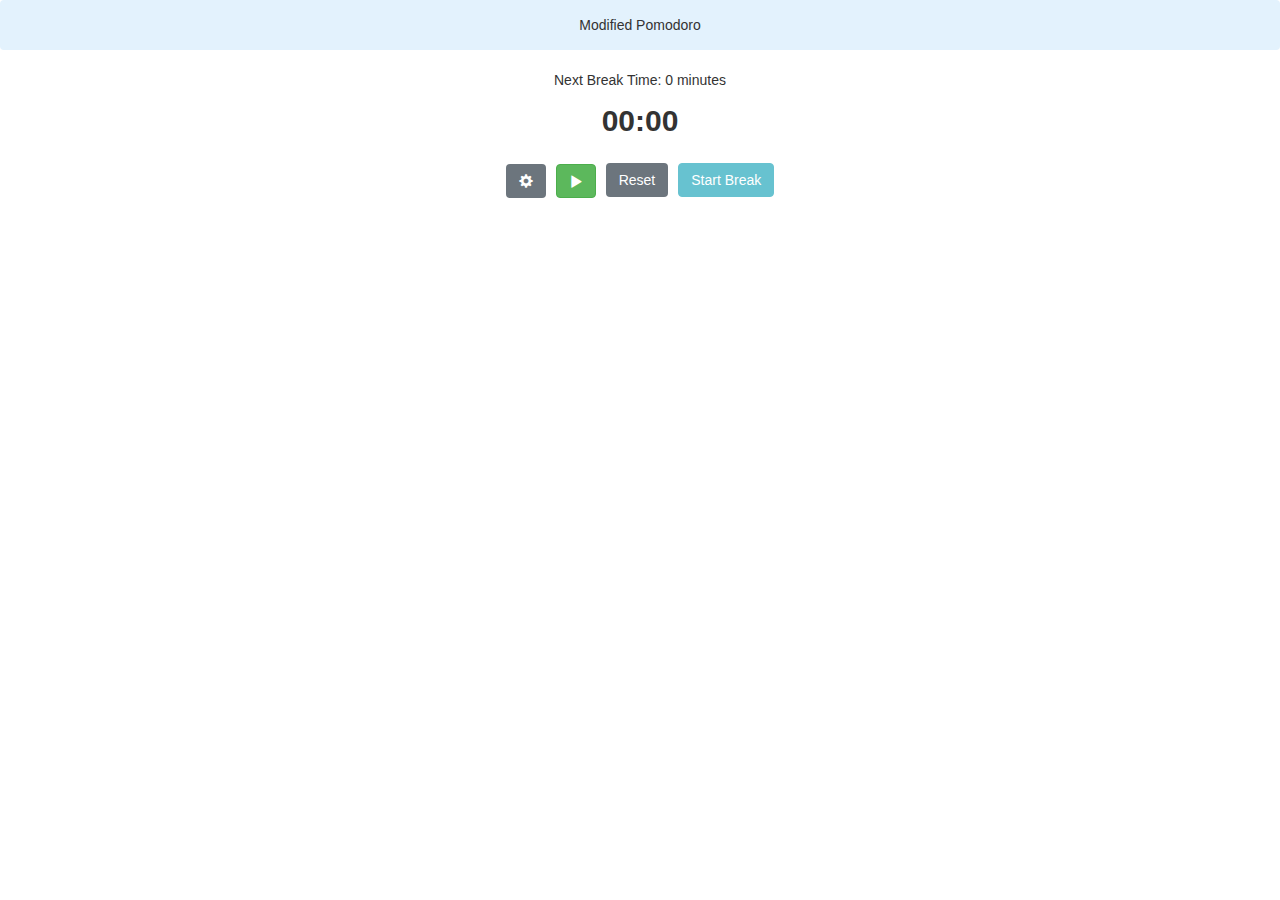
<file: index.html>
<!DOCTYPE html>
<html lang="en">
<head>
    <meta charset="UTF-8">
    <meta name="viewport" content="width=device-width, initial-scale=1.0">
    <title>Modified Pomodoro Timer</title>
    <link rel="stylesheet" href="https://stackpath.bootstrapcdn.com/bootstrap/4.5.2/css/bootstrap.min.css">
    <link rel="stylesheet" href="https://maxcdn.bootstrapcdn.com/bootstrap/3.3.7/css/bootstrap.min.css">
    <link rel="stylesheet" href="style.css">
</head>
<body class="">
    <nav class="navbar navbar-light" style="background-color: #e3f2fd;">
          Modified Pomodoro
        </a>
    </nav>
    <center>
        <p class="text-center">Next Break Time: <span id="break-time">0</span> minutes</p>
    </center>
    <div id="timer">00:00</div>
    <div id="controls">
        <button id="settings-button" class="btn btn-secondary glyphicon glyphicon-cog" onclick="showSettings()"></button>
        <button id="play-button" class="btn btn-success glyphicon glyphicon-play"></button>
        <button id="reset-button" class="btn btn-secondary">Reset</button>
        <button id="break-button" class="btn btn-info" disabled>Start Break</button>
    </div>
    <div class="container">
        <div id="settings" style="display: none;">
            <div class="row">
                <div class="col">
                    <label for="work-time">Work Time :</label>
                </div>
                <div class="col">
                    <input type="number" id="work-time" value="25">
                </div>
                <div class="col">
                    <label for="short-break">Short Break :</label>
                </div>
                <div class="col">
                    <input type="number" id="short-break" value="5">
                </div>
            </div>
            <div class="row">
                <div class="col">
                    <label for="long-break">Long Break :</label>
                </div>
                <div class="col">
                    <input type="number" id="long-break" value="30">
                </div>
                <div class="col">
                    <label for="long-break-interval">long break interval:</label>
                </div>
                <div class="col">
                    <input type="number" id="long-break-interval" value="4" >
                </div>
            </div>
        </div>
    </div>
    <script src="script.js"></script>
</body>
</html>
</file>
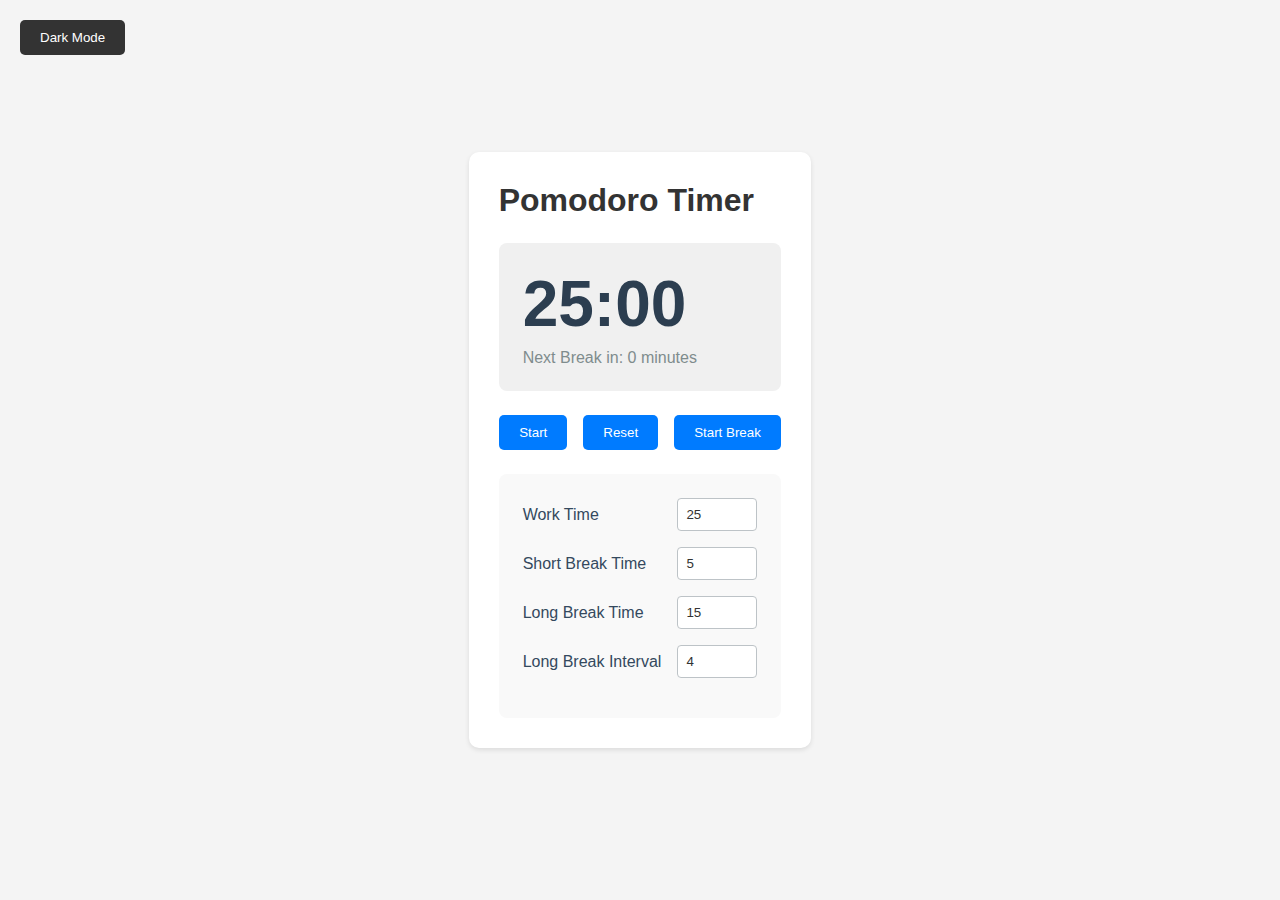
<file: public/index.html>
<!DOCTYPE html>
<html lang="en">
<head>
    <meta charset="UTF-8">
    <meta name="viewport" content="width=device-width, initial-scale=1.0">
    <title>Pomodoro Timer</title>
    <link rel="stylesheet" href="style.css">
</head>
<body>
    <button id="theme-toggle" class="floating-button">Dark Mode</button> 
    <div class="container">
        <h1>Pomodoro Timer</h1>
        
        <div class="timer-display">
            <div id="timer">25:00</div>
            <div class="next-break">
                Next Break in: <span id="break-time">0</span> minutes
            </div>
        </div>

        <div id="controls" class="controls">
            <!-- Buttons will be dynamically added by JavaScript -->
        </div>

        <div id="settings" class="settings">
            <!-- Settings inputs will be dynamically added by JavaScript -->
        </div>
    </div>

    <script src="scripts/script.js"></script>
</body>
</html>
</file>
<file: style.css>
#timer {
    font-size: 3rem;
    font-weight: bold;
    text-align: center;
}
#controls {
    display: flex;
    justify-content: center;
    margin-top: 20px;
}
#play-button, #break-button, #reset-button, #settings-button {
    margin-left:5px;
    margin-right: 5px;
}
#settings {
    margin: 20px;
}
input[type="number"] {
    width: 50px;
    padding: 5px;
    border: 1px solid black;
    border-radius: 5px;
    margin: 5px;
}
.text-center {
    text-align: center;
}
</file>
<file: public/style.css>
/* Reset and Base Styles */
* {
    margin: 0;
    padding: 0;
    box-sizing: border-box;
}


body {
    font-family: sans-serif;
    display: flex;
    justify-content: center;
    align-items: center;
    min-height: 100vh;
    background-color: #f4f4f4; /* Light mode background */
    color: #333; /* Light mode text color */
    transition: background-color 0.3s ease, color 0.3s ease; /* Smooth transition for theme change */
}

body.dark-mode {
    background-color: #333; /* Dark mode background */
    color: #f4f4f4; /* Dark mode text color */
}

.container {
    background-color: #fff; /* Light mode container background */
    padding: 30px;
    border-radius: 10px;
    box-shadow: 0 2px 5px rgba(0, 0, 0, 0.1);
    transition: background-color 0.3s ease, color 0.3s ease, box-shadow 0.3s ease; /* Smooth transition for theme change */
}

body.dark-mode .container {
    background-color: #222; /* Dark mode container background */
    color: #eee; /* Dark mode container text color */
    box-shadow: 0 2px 5px rgba(255, 255, 255, 0.1);
}

h1 {
    color: #333;
    margin-bottom: 1.5rem;
}

.container h1 { /* Assuming you have an h1 for the title */
    color: #333; /* Light mode title color */
    transition: color 0.3s ease;
}

body.dark-mode .container h1 {
    color: #eee; /* Dark mode title color */
}

.container button {
    background-color: #007bff; /* Light mode button background */
    color: #fff;
    border: none;
    padding: 10px 20px;
    border-radius: 5px;
    cursor: pointer;
    transition: background-color 0.3s ease, color 0.3s ease;

}

body.dark-mode .container button {
    background-color: #6c757d; /* Dark mode button background */
    color: #eee;
}

.container input {
    background-color: #fff; /* Light mode input background */
    color: #333; /* Light mode input text color */
    border: 1px solid #ced4da;
    padding: 8px;
    border-radius: 5px;
    transition: background-color 0.3s ease, color 0.3s ease, border-color 0.3s ease;
}

body.dark-mode .container input {
    background-color: #222; /* Dark mode input background */
    color: #eee; /* Dark mode input text color */
    border-color: #6c757d;
}


/* Timer Display */
.timer-display {
    background-color: #f0f0f0;
    border-radius: 8px;
    padding: 1.5rem;
    margin-bottom: 1.5rem;
}

#timer {
    font-size: 4rem;
    font-weight: bold;
    color: #2c3e50;
    margin-bottom: 0.5rem;
}

.next-break {
    color: #7f8c8d;
    font-size: 1rem;
}

/* Controls */
.controls {
    display: flex;
    justify-content: center;
    gap: 1rem;
    margin-bottom: 1.5rem;
}

button {
    background-color: #3498db;
    color: white;
    border: none;
    padding: 0.75rem 1.5rem;
    border-radius: 5px;
    cursor: pointer;
    transition: background-color 0.3s ease;
}

button:hover {
    background-color: #2980b9;
}

/* Settings */
.settings {
    background-color: #f9f9f9;
    border-radius: 8px;
    padding: 1.5rem;
}

.settings div {
    display: flex;
    justify-content: space-between;
    align-items: center;
    margin-bottom: 1rem;
}

.settings label {
    color: #34495e;
    margin-right: 1rem;
}

.settings input {
    width: 80px;
    padding: 0.5rem;
    border: 1px solid #bdc3c7;
    border-radius: 4px;
}

/* Responsive Design */
@media (max-width: 480px) {
    .container {
        width: 95%;
        padding: 1rem;
    }

    #timer {
        font-size: 3rem;
    }

    .controls {
        flex-direction: column;
    }

    button {
        width: 100%;
    }
}

.floating-button {
    position: fixed;
    top: 20px;
    left: 20px;
    padding: 10px 20px;
    background-color: #333; /* Example dark mode color */
    color: #fff;
    border: none;
    border-radius: 5px;
    cursor: pointer;
    z-index: 1000; /* Ensure button appears on top */
}

/* Disabled State */
input:disabled {
    background-color: #e9ecef;
    cursor: not-allowed;
}
</file>
